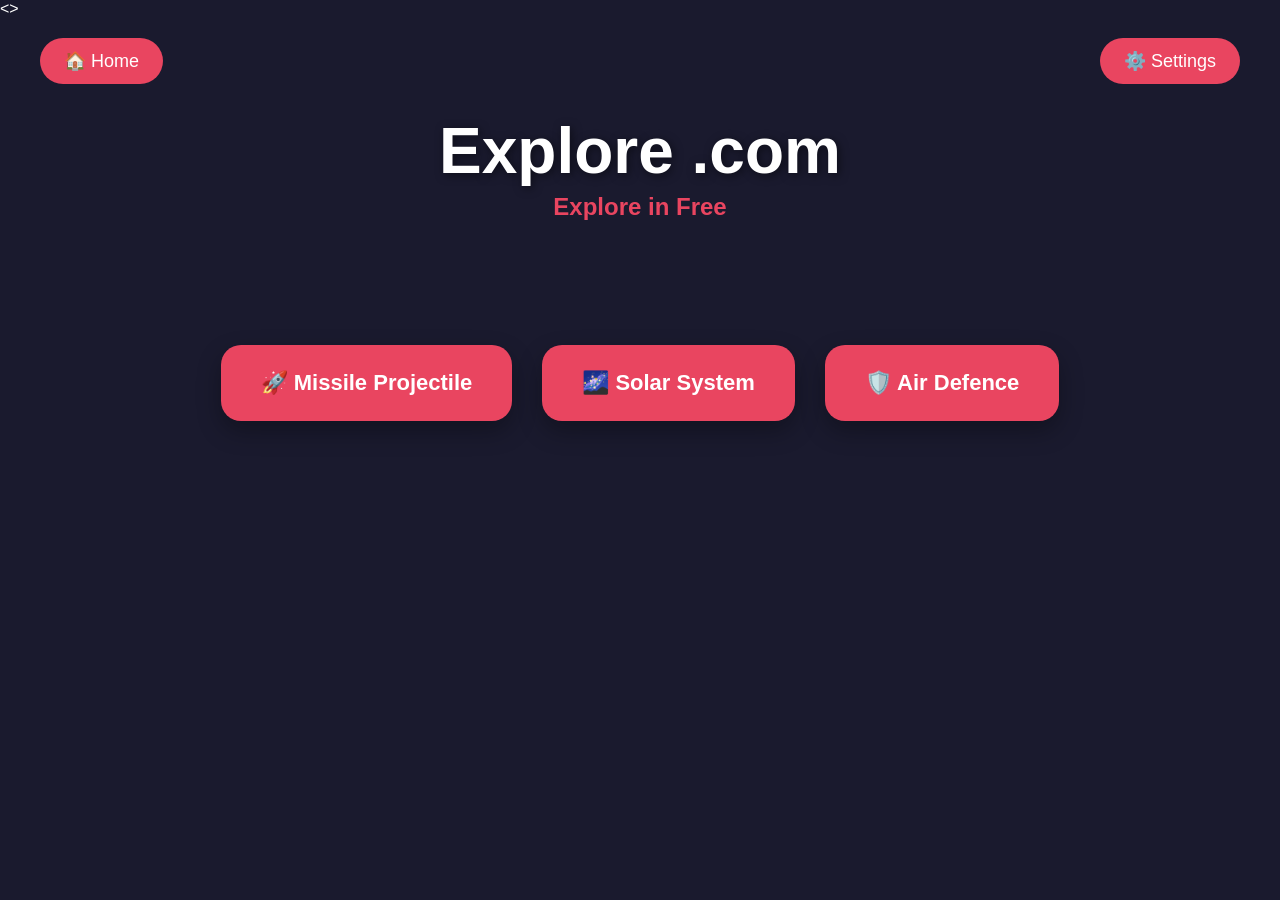
<file: index.html>
<!DOCTYPE html>
<html lang="en">
<<link rel="icon" href="data:image/svg+xml,<svg xmlns='http://www.w3.org/2000/svg' viewBox='0 0 100 100'><text y='.9em' font-size='90'>🚀</text></svg>">>
    <meta charset="UTF-8">
    <meta name="viewport" content="width=device-width, initial-scale=1.0">
    <title>Explore .com</title>
    <link rel="stylesheet" href="style.css">
</head>
<body>
    <header>
        <nav>
            <a href="index.html" class="home-btn">🏠 Home</a>
            <button id="settingsBtn" class="settings-btn">⚙️ Settings</button>
        </nav>
        <div class="branding">
            <h1>Explore .com</h1>
            <p class="tagline">Explore in Free</p>
        </div>
    </header>

    <main>
        <div class="button-container">
            <a href="missile.html" class="sim-btn">🚀 Missile Projectile</a>
            <a href="solar.html" class="sim-btn">🌌 Solar System</a>
            <a href="airdefence.html" class="sim-btn">🛡️ Air Defence</a>
        </div>
    </main>

    <!-- Settings Modal -->
    <div id="settingsModal" class="modal">
        <div class="modal-content">
            <span class="close">&times;</span>
            <h2>Settings</h2>
            <label for="bgColor">Background Color:</label>
            <input type="color" id="bgColor" value="#1a1a2e">
            <br><br>
            <label for="accentColor">Accent Color:</label>
            <input type="color" id="accentColor" value="#e94560">
            <br><br>
            <button id="saveSettings">Save</button>
        </div>
    </div>

    <script src="common.js"></script>
</body>
</html>
</file>
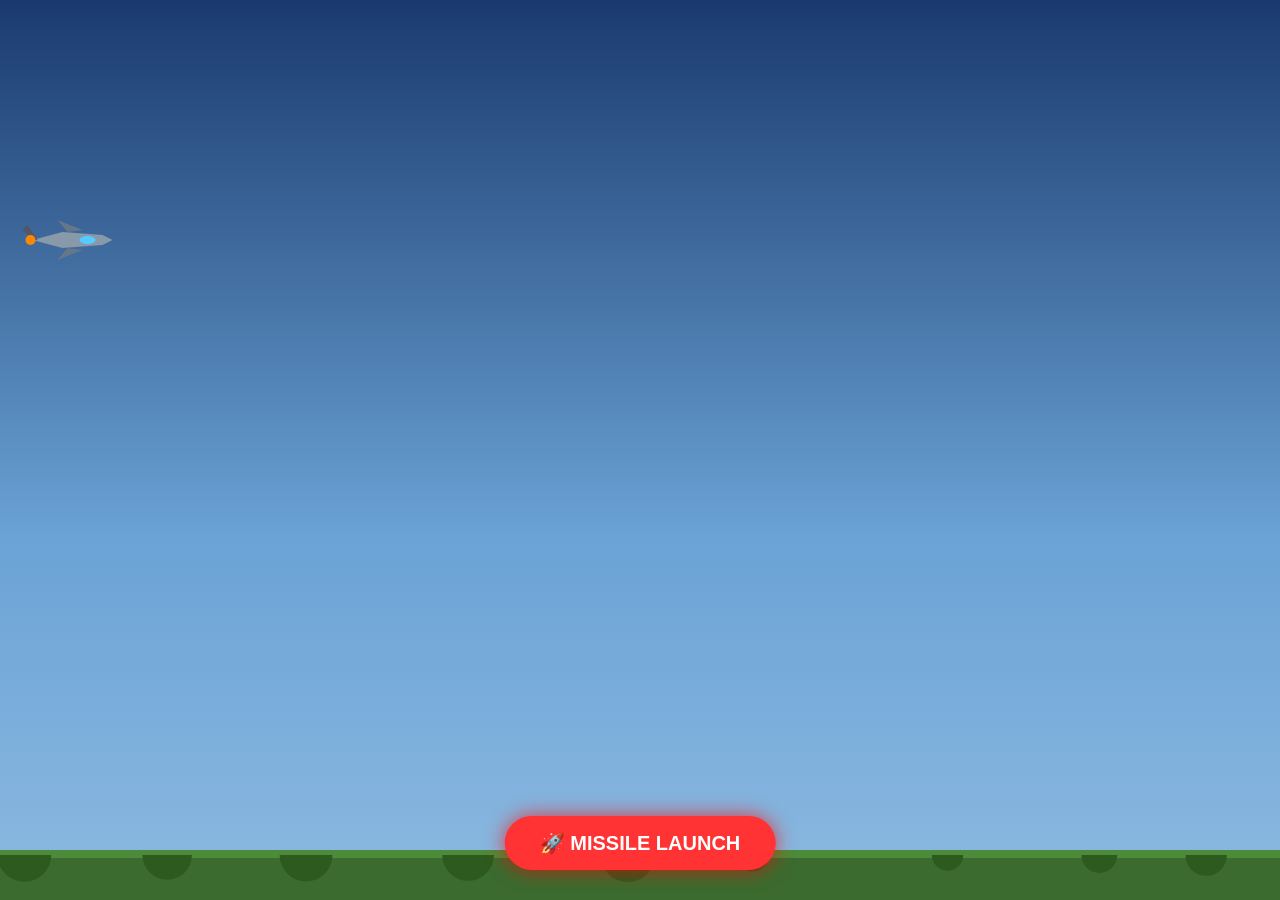
<file: airdefence.html>
<!DOCTYPE html>
<html lang="ur">
<head>
  <meta charset="UTF-8">
  <meta name="viewport" content="width=device-width, initial-scale=1.0">
  <title>F-16 Missile Hit Simulation</title>
  <style>
    body {
      margin: 0;
      overflow: hidden;
      background: #000;
      font-family: 'Segoe UI', sans-serif;
    }
    canvas {
      display: block;
    }
    #btnLaunch {
      position: absolute;
      bottom: 30px;
      left: 50%;
      transform: translateX(-50%);
      padding: 15px 35px;
      background: #ff3333;
      color: white;
      border: none;
      border-radius: 50px;
      font-size: 20px;
      font-weight: bold;
      cursor: pointer;
      box-shadow: 0 0 20px rgba(255,0,0,0.7);
      z-index: 10;
    }
    #btnLaunch:active {
      transform: translateX(-50%) scale(0.95);
    }
  </style>
</head>
<body>
<button id="btnLaunch">🚀 MISSILE LAUNCH</button>
<canvas id="canvas"></canvas>

<script>
  // ==================== F-16 Missile Hit Simulation ====================
  const canvas = document.getElementById('canvas');
  const ctx = canvas.getContext('2d');
  let W, H;

  // Simulation state
  let jet, missile, explosionParticles, wreckageParts, smokeOnGround;
  let gameState = 'flying'; // 'flying', 'missile', 'explosion', 'falling', 'crashed'
  let resetTimer = 0;
  let jetSpeed = 2.5;
  let missileLaunched = false;

  // Button
  const launchBtn = document.getElementById('btnLaunch');
  launchBtn.addEventListener('click', () => {
    if (gameState === 'flying' && !missileLaunched) {
      launchMissile();
    }
  });

  // Resize
  function resize() {
    W = canvas.width = window.innerWidth;
    H = canvas.height = window.innerHeight;
  }
  window.addEventListener('resize', resize);
  resize();

  // Initialize game objects
  function initJet() {
    jet = {
      x: -100,
      y: H * 0.25,
      width: 80,
      height: 30,
      speed: jetSpeed,
      angle: 0,
      alive: true,
    };
  }

  function initMissile() {
    missile = null;
    missileLaunched = false;
  }

  function launchMissile() {
    missile = {
      x: W * 0.8,
      y: H - 60,
      speed: 6,
      homeFactor: 0.05,
      alive: true,
      trail: [],
      trailTimer: 0,
    };
    missileLaunched = true;
    gameState = 'missile';
  }

  // Explosion & wreckage arrays
  function resetExplosion() {
    explosionParticles = [];
    wreckageParts = [];
    smokeOnGround = [];
  }

  // Create explosion particles at (x,y)
  function createExplosion(x, y) {
    const count = 80;
    for (let i = 0; i < count; i++) {
      const angle = Math.random() * Math.PI * 2;
      const speed = 1 + Math.random() * 8;
      explosionParticles.push({
        x, y,
        vx: Math.cos(angle) * speed,
        vy: Math.sin(angle) * speed - 2,
        life: 1.0,
        decay: 0.01 + Math.random() * 0.04,
        size: 2 + Math.random() * 6,
        color: `hsl(${20 + Math.random() * 40}, 100%, ${50 + Math.random() * 50}%)`,
      });
    }
  }

  // Break jet into wreckage
  function breakJet() {
    const cx = jet.x + jet.width / 2;
    const cy = jet.y + jet.height / 2;
    const partCount = 12;
    for (let i = 0; i < partCount; i++) {
      const angle = Math.random() * Math.PI * 2;
      const speed = 2 + Math.random() * 5;
      wreckageParts.push({
        x: cx + (Math.random() - 0.5) * 60,
        y: cy + (Math.random() - 0.5) * 20,
        vx: Math.cos(angle) * speed,
        vy: Math.sin(angle) * speed - 3,
        rotation: Math.random() * 0.3,
        rotSpeed: (Math.random() - 0.5) * 0.2,
        life: 1.0,
        decay: 0.005 + Math.random() * 0.015,
        size: 4 + Math.random() * 10,
        color: '#555',
        shape: Math.floor(Math.random() * 3), // 0: rect, 1: triangle, 2: ellipse
        fire: Math.random() < 0.5,
      });
    }
  }

  // Draw ground
  function drawGround() {
    // Sky gradient
    const grad = ctx.createLinearGradient(0, 0, 0, H);
    grad.addColorStop(0, '#1a3a6e');
    grad.addColorStop(0.6, '#6ba3d6');
    grad.addColorStop(1, '#8cb9e0');
    ctx.fillStyle = grad;
    ctx.fillRect(0, 0, W, H);

    // Ground
    ctx.fillStyle = '#3b6b2f';
    ctx.fillRect(0, H - 50, W, 50);
    ctx.fillStyle = '#4c8b3a';
    ctx.fillRect(0, H - 50, W, 8); // grass top
    // some bushes
    ctx.fillStyle = '#2d5a1e';
    for (let i = 0; i < 10; i++) {
      ctx.beginPath();
      ctx.arc((i * 150 + Math.random() * 100), H - 45, 15 + Math.random() * 15, 0, Math.PI);
      ctx.fill();
    }
  }

  // Draw jet
  function drawJet(x, y, angle = 0) {
    ctx.save();
    ctx.translate(x + jet.width / 2, y + jet.height / 2);
    ctx.rotate(angle);
    // Body
    ctx.fillStyle = '#8899aa';
    ctx.beginPath();
    ctx.moveTo(-40, 0);
    ctx.lineTo(-10, -8);
    ctx.lineTo(30, -5);
    ctx.lineTo(40, 0);
    ctx.lineTo(30, 5);
    ctx.lineTo(-10, 8);
    ctx.closePath();
    ctx.fill();
    // Cockpit
    ctx.fillStyle = '#55ccff';
    ctx.beginPath();
    ctx.ellipse(15, 0, 8, 4, 0, 0, Math.PI * 2);
    ctx.fill();
    // Wings
    ctx.fillStyle = '#667788';
    ctx.beginPath();
    ctx.moveTo(-5, -8);
    ctx.lineTo(-15, -20);
    ctx.lineTo(10, -10);
    ctx.closePath();
    ctx.fill();
    ctx.beginPath();
    ctx.moveTo(-5, 8);
    ctx.lineTo(-15, 20);
    ctx.lineTo(10, 10);
    ctx.closePath();
    ctx.fill();
    // Tail
    ctx.fillStyle = '#555566';
    ctx.beginPath();
    ctx.moveTo(-35, 0);
    ctx.lineTo(-45, -15);
    ctx.lineTo(-50, -10);
    ctx.lineTo(-38, 0);
    ctx.closePath();
    ctx.fill();
    // Engine exhaust
    ctx.fillStyle = '#ff8800';
    ctx.beginPath();
    ctx.arc(-42, 0, 5, 0, Math.PI * 2);
    ctx.fill();
    ctx.restore();
  }

  // Draw missile
  function drawMissile(m) {
    ctx.save();
    ctx.translate(m.x, m.y);
    // angle based on velocity (if moving)
    const angle = m.vx ? Math.atan2(m.vy, m.vx) : 0;
    ctx.rotate(angle);
    // body
    ctx.fillStyle = '#ddd';
    ctx.beginPath();
    ctx.moveTo(15, 0);
    ctx.lineTo(-15, -3);
    ctx.lineTo(-18, 0);
    ctx.lineTo(-15, 3);
    ctx.closePath();
    ctx.fill();
    // fins
    ctx.fillStyle = '#c00';
    ctx.beginPath();
    ctx.moveTo(-8, -3);
    ctx.lineTo(-14, -8);
    ctx.lineTo(-12, -3);
    ctx.closePath();
    ctx.fill();
    ctx.beginPath();
    ctx.moveTo(-8, 3);
    ctx.lineTo(-14, 8);
    ctx.lineTo(-12, 3);
    ctx.closePath();
    ctx.fill();
    // exhaust
    ctx.fillStyle = '#ff6600';
    ctx.beginPath();
    ctx.arc(-18, 0, 2.5, 0, Math.PI * 2);
    ctx.fill();
    ctx.restore();
  }

  // Update loop
  function update() {
    if (gameState === 'flying') {
      // Jet moves right
      jet.x += jet.speed;
      if (jet.x > W + 100) {
        // Reset jet position
        jet.x = -100;
        jet.y = H * 0.25 + Math.random() * H * 0.15;
      }
    } 
    else if (gameState === 'missile') {
      // Jet continues flying
      jet.x += jet.speed;
      if (jet.x > W + 100) {
        jet.x = -100;
        jet.y = H * 0.25 + Math.random() * H * 0.15;
      }
      // Missile tracks jet
      const targetX = jet.x + jet.width / 2;
      const targetY = jet.y + jet.height / 2;
      const dx = targetX - missile.x;
      const dy = targetY - missile.y;
      const dist = Math.sqrt(dx * dx + dy * dy);
      if (dist < 15) {
        // HIT!
        createExplosion(missile.x, missile.y);
        breakJet();
        missile.alive = false;
        jet.alive = false;
        gameState = 'explosion';
        resetTimer = 120; // 2 seconds before reset
      } else {
        // Home in
        const angle = Math.atan2(dy, dx);
        missile.vx = (missile.vx || missile.speed) * 0.98 + Math.cos(angle) * missile.homeFactor * dist;
        missile.vy = (missile.vy || 0) * 0.98 + Math.sin(angle) * missile.homeFactor * dist;
        // Normalize speed
        const sp = Math.sqrt(missile.vx * missile.vx + missile.vy * missile.vy);
        missile.vx = (missile.vx / sp) * missile.speed;
        missile.vy = (missile.vy / sp) * missile.speed;
        missile.x += missile.vx;
        missile.y += missile.vy;
        // trail
        missile.trail.push({ x: missile.x, y: missile.y, life: 1.0 });
        if (missile.trail.length > 40) missile.trail.shift();
      }
    } 
    else if (gameState === 'explosion' || gameState === 'falling') {
      // Explosion particles update
      for (let p of explosionParticles) {
        p.x += p.vx;
        p.y += p.vy;
        p.vy += 0.1; // gravity
        p.life -= p.decay;
      }
      explosionParticles = explosionParticles.filter(p => p.life > 0);
      // Wreckage
      for (let w of wreckageParts) {
        w.x += w.vx;
        w.y += w.vy;
        w.vy += 0.15;
        w.rotation += w.rotSpeed;
        w.life -= w.decay;
      }
      wreckageParts = wreckageParts.filter(w => w.life > 0);
      // Ground smoke if wreckage hits ground
      const groundY = H - 45;
      wreckageParts.forEach(w => {
        if (w.y >= groundY && w.life > 0) {
          w.y = groundY;
          w.vx *= 0.3;
          w.vy = 0;
          smokeOnGround.push({ x: w.x, y: groundY, life: 1.0, size: 5 + Math.random() * 10 });
        }
      });
      // Smoke update
      for (let s of smokeOnGround) {
        s.y -= 0.2;
        s.life -= 0.01;
        s.size += 0.15;
      }
      smokeOnGround = smokeOnGround.filter(s => s.life > 0);
      
      // Reset after some time
      resetTimer--;
      if (resetTimer <= 0) {
        // Reset everything
        initJet();
        initMissile();
        resetExplosion();
        gameState = 'flying';
      }
    }

    // Trail updates
    if (missile && missile.trail) {
      missile.trail.forEach(t => t.life -= 0.02);
      missile.trail = missile.trail.filter(t => t.life > 0);
    }
  }

  // Render
  function draw() {
    ctx.clearRect(0, 0, W, H);
    drawGround();

    // Draw missile trail
    if (missile && missile.alive && missile.trail) {
      for (let i = 0; i < missile.trail.length; i++) {
        const t = missile.trail[i];
        ctx.fillStyle = `rgba(255,100,0,${t.life * 0.7})`;
        ctx.beginPath();
        ctx.arc(t.x, t.y, 2 + t.life * 3, 0, Math.PI * 2);
        ctx.fill();
      }
    }

    // Draw jet if alive
    if (jet.alive) {
      drawJet(jet.x, jet.y, 0);
    }

    // Draw missile if alive
    if (missile && missile.alive) {
      drawMissile(missile);
    }

    // Explosion particles
    for (let p of explosionParticles) {
      ctx.fillStyle = p.color;
      ctx.globalAlpha = p.life;
      ctx.beginPath();
      ctx.arc(p.x, p.y, p.size, 0, Math.PI * 2);
      ctx.fill();
    }
    ctx.globalAlpha = 1;

    // Wreckage
    for (let w of wreckageParts) {
      ctx.save();
      ctx.translate(w.x, w.y);
      ctx.rotate(w.rotation);
      ctx.globalAlpha = w.life;
      if (w.fire) {
        ctx.fillStyle = '#ff4400';
      } else {
        ctx.fillStyle = '#444';
      }
      if (w.shape === 0) {
        ctx.fillRect(-w.size/2, -w.size/3, w.size, w.size*0.6);
      } else if (w.shape === 1) {
        ctx.beginPath();
        ctx.moveTo(0, -w.size/2);
        ctx.lineTo(w.size/2, w.size/2);
        ctx.lineTo(-w.size/2, w.size/2);
        ctx.closePath();
        ctx.fill();
      } else {
        ctx.beginPath();
        ctx.ellipse(0, 0, w.size/2, w.size/3, 0, 0, Math.PI*2);
        ctx.fill();
      }
      ctx.restore();
    }
    ctx.globalAlpha = 1;

    // Smoke on ground
    for (let s of smokeOnGround) {
      ctx.fillStyle = `rgba(80,80,80,${s.life * 0.5})`;
      ctx.beginPath();
      ctx.arc(s.x, s.y, s.size, 0, Math.PI*2);
      ctx.fill();
    }
  }

  // Animation loop
  function animate() {
    update();
    draw();
    requestAnimationFrame(animate);
  }

  // Start
  initJet();
  initMissile();
  resetExplosion();
  gameState = 'flying';
  animate();
</script>
</body>
</html>
</file>
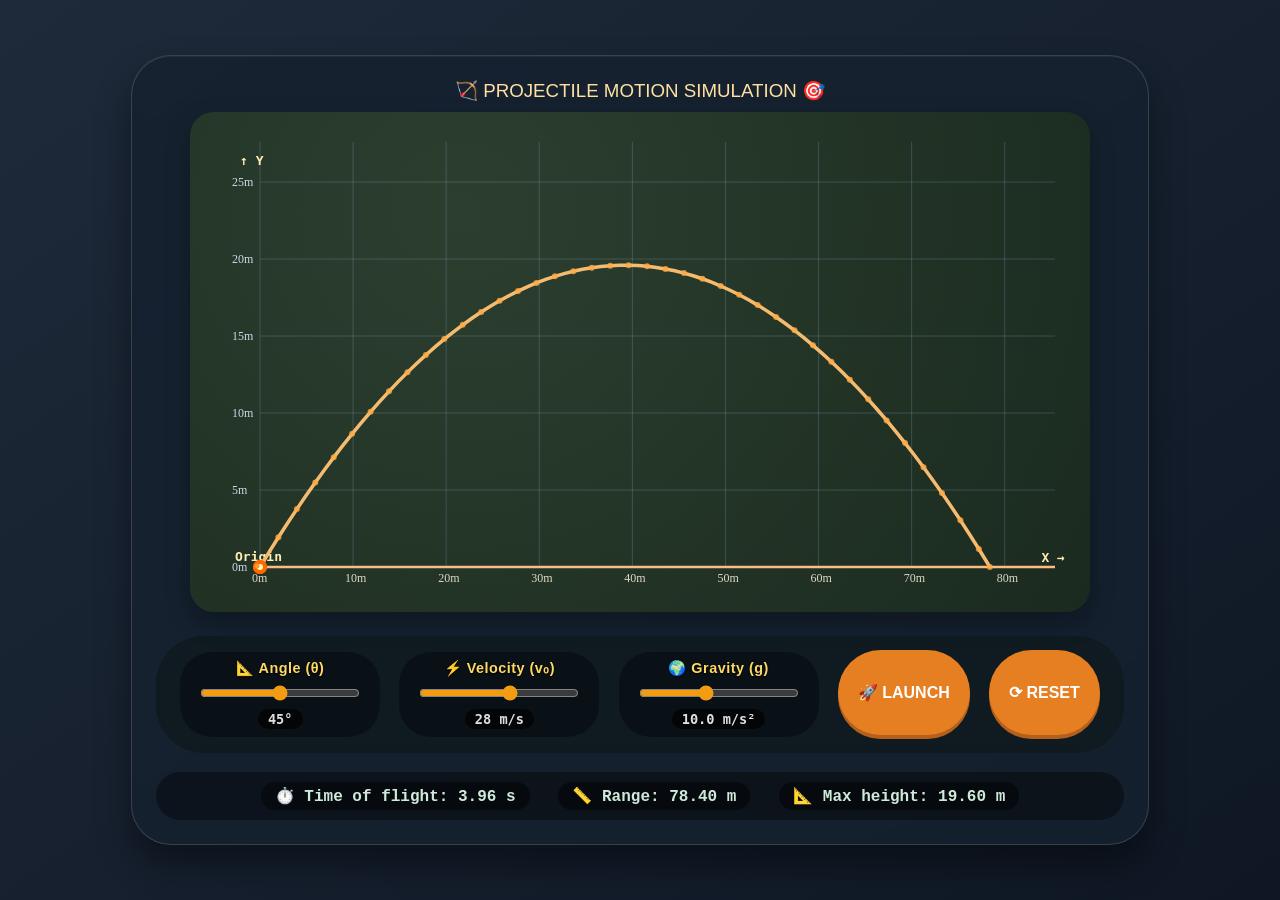
<file: missile.html>
<!DOCTYPE html>
<html lang="en">
<head>
    <meta charset="UTF-8">
    <meta name="viewport" content="width=device-width, initial-scale=1.0, user-scalable=no">
    <title>Projectile Motion Simulation</title>
    <style>
        * {
            box-sizing: border-box;
            user-select: none;
        }
        body {
            background: linear-gradient(145deg, #1e2a3a 0%, #0f1724 100%);
            min-height: 100vh;
            display: flex;
            justify-content: center;
            align-items: center;
            font-family: 'Segoe UI', Roboto, 'Helvetica Neue', sans-serif;
            margin: 0;
            padding: 20px;
        }
        .sim-card {
            background: rgba(22, 34, 48, 0.85);
            backdrop-filter: blur(4px);
            border-radius: 2.5rem;
            padding: 1.5rem;
            box-shadow: 0 20px 35px rgba(0,0,0,0.4), inset 0 1px 0 rgba(255,255,255,0.05);
            border: 1px solid rgba(255,255,255,0.15);
        }
        canvas {
            display: block;
            margin: 0 auto;
            border-radius: 1.5rem;
            background: radial-gradient(circle at 30% 20%, #2c3f2f, #1a2a1f);
            box-shadow: 0 10px 25px rgba(0,0,0,0.3);
            cursor: crosshair;
        }
        .controls {
            margin-top: 1.5rem;
            display: flex;
            flex-wrap: wrap;
            justify-content: center;
            gap: 1.2rem;
            background: #0f1a1fcc;
            padding: 1rem 1.5rem;
            border-radius: 3rem;
            backdrop-filter: blur(8px);
        }
        .slider-group {
            display: flex;
            flex-direction: column;
            align-items: center;
            gap: 6px;
            background: #00000055;
            padding: 8px 18px;
            border-radius: 2rem;
            min-width: 130px;
        }
        .slider-group label {
            font-weight: 600;
            color: #ffd966;
            text-shadow: 0 1px 2px black;
            letter-spacing: 0.5px;
            font-size: 0.9rem;
        }
        input {
            cursor: pointer;
            width: 160px;
            accent-color: #f39c12;
        }
        .value-display {
            background: #000000aa;
            color: #e0e0e0;
            padding: 2px 10px;
            border-radius: 40px;
            font-family: monospace;
            font-size: 0.85rem;
            font-weight: bold;
        }
        button {
            background: #e67e22;
            border: none;
            padding: 8px 20px;
            border-radius: 3rem;
            font-weight: bold;
            font-size: 1rem;
            color: white;
            cursor: pointer;
            transition: 0.2s;
            box-shadow: 0 4px 0 #b45f1b;
            transform: translateY(-2px);
        }
        button:active {
            transform: translateY(2px);
            box-shadow: 0 1px 0 #b45f1b;
        }
        .stats {
            display: flex;
            gap: 1.8rem;
            justify-content: center;
            margin-top: 1.2rem;
            flex-wrap: wrap;
            font-weight: bold;
            background: #00000066;
            padding: 10px 20px;
            border-radius: 40px;
            color: #cfead9;
        }
        .stat-card {
            background: #00000077;
            padding: 4px 14px;
            border-radius: 32px;
            font-family: 'Courier New', monospace;
        }
        h3 {
            margin: 0 0 10px 0;
            text-align: center;
            color: #ffe0a3;
            font-weight: 500;
        }
        @media (max-width: 700px) {
            .controls { gap: 0.8rem; }
            .slider-group { min-width: 100px; }
            input { width: 120px; }
            .stat-card { font-size: 0.8rem; }
        }
    </style>
</head>
<body>
<div>
    <div class="sim-card">
        <h3>🏹 PROJECTILE MOTION SIMULATION 🎯</h3>
        <canvas id="projectileCanvas" width="900" height="500" style="width:100%; height:auto; max-width:900px; aspect-ratio:900/500"></canvas>
        
        <div class="controls">
            <div class="slider-group">
                <label>📐 Angle (θ)</label>
                <input type="range" id="angleSlider" min="0" max="90" step="1" value="45">
                <span id="angleVal" class="value-display">45°</span>
            </div>
            <div class="slider-group">
                <label>⚡ Velocity (v₀)</label>
                <input type="range" id="velSlider" min="5" max="45" step="1" value="28">
                <span id="velVal" class="value-display">28 m/s</span>
            </div>
            <div class="slider-group">
                <label>🌍 Gravity (g)</label>
                <input type="range" id="gravSlider" min="3" max="20" step="0.5" value="9.8">
                <span id="gravVal" class="value-display">9.8 m/s²</span>
            </div>
            <button id="launchBtn">🚀 LAUNCH</button>
            <button id="resetBtn">⟳ RESET</button>
        </div>

        <div class="stats" id="statsPanel">
            <div class="stat-card">⏱️ Time of flight: <span id="tof">0.00</span> s</div>
            <div class="stat-card">📏 Range: <span id="range">0.00</span> m</div>
            <div class="stat-card">📐 Max height: <span id="maxH">0.00</span> m</div>
        </div>
    </div>
</div>

<script>
    (function(){
        const canvas = document.getElementById('projectileCanvas');
        const ctx = canvas.getContext('2d');
        
        // Dimensions
        let width = canvas.clientWidth;
        let height = canvas.clientHeight;
        
        // World coordinates: x from 0 to Xmax (meters), y from 0 to Ymax (meters)
        let xMaxWorld = 120;    // meters (range)
        let yMaxWorld = 40;     // meters (height)
        
        // Offsets for drawing
        let originX, originY;
        let scaleX, scaleY;
        
        // Simulation parameters
        let angleDeg = 45;
        let v0 = 28;      // m/s
        let g = 9.8;      // m/s²
        
        // Trajectory points (array of {x,y} in meters)
        let trajectory = [];
        
        // Animation (launch simulation)
        let animFrame = null;
        let animTime = 0;        // current time in seconds
        let totalTime = 0;
        let isAnimating = false;
        let projectileX = 0, projectileY = 0;
        
        // DOM elements
        const angleSlider = document.getElementById('angleSlider');
        const velSlider = document.getElementById('velSlider');
        const gravSlider = document.getElementById('gravSlider');
        const angleVal = document.getElementById('angleVal');
        const velVal = document.getElementById('velVal');
        const gravVal = document.getElementById('gravVal');
        const launchBtn = document.getElementById('launchBtn');
        const resetBtn = document.getElementById('resetBtn');
        const spanTOF = document.getElementById('tof');
        const spanRange = document.getElementById('range');
        const spanMaxH = document.getElementById('maxH');
        
        function updateSlidersReadout() {
            angleVal.innerText = angleSlider.value + "°";
            velVal.innerText = velSlider.value + " m/s";
            gravVal.innerText = parseFloat(gravSlider.value).toFixed(1) + " m/s²";
        }
        
        function getParamsFromUI() {
            angleDeg = parseFloat(angleSlider.value);
            v0 = parseFloat(velSlider.value);
            g = parseFloat(gravSlider.value);
        }
        
        // Compute trajectory and stats
        function computeTrajectory() {
            const rad = angleDeg * Math.PI / 180;
            const vx = v0 * Math.cos(rad);
            const vy = v0 * Math.sin(rad);
            
            // Time of flight: t = 2*vy / g
            const T = (vy * 2) / g;
            const rangeVal = vx * T;
            const maxHeight = (vy * vy) / (2 * g);
            
            // Update stats panel
            spanTOF.innerText = T.toFixed(2);
            spanRange.innerText = rangeVal.toFixed(2);
            spanMaxH.innerText = maxHeight.toFixed(2);
            
            // Generate trajectory points (step 0.05 sec)
            const points = [];
            const step = 0.05;
            let t = 0;
            while (t <= T + 0.01) {
                const x = vx * t;
                const y = vy * t - 0.5 * g * t * t;
                if (y >= 0) {
                    points.push({ x: x, y: y });
                } else if (points.length > 0 && points[points.length-1].y > 0) {
                    // add ground intersection approx
                    points.push({ x: x, y: 0 });
                }
                t += step;
            }
            // Ensure final point exactly on ground
            if (points.length > 0 && points[points.length-1].y !== 0) {
                points.push({ x: rangeVal, y: 0 });
            }
            
            // Adjust world limits to see full trajectory
            let maxRangeNeeded = Math.max(rangeVal + 2, 50);
            let maxHeightNeeded = Math.max(maxHeight + 3, 20);
            xMaxWorld = Math.min(220, Math.max(60, maxRangeNeeded + 5));
            yMaxWorld = Math.min(80, Math.max(25, maxHeightNeeded + 5));
            
            return { points, totalTime: T, rangeVal, maxHeight };
        }
        
        function updateCanvasLayout() {
            width = canvas.clientWidth;
            height = canvas.clientHeight;
            canvas.width = width;
            canvas.height = height;
            
            // margins
            const marginLeft = 70;
            const marginRight = 35;
            const marginTop = 30;
            const marginBottom = 45;
            
            const drawWidth = width - marginLeft - marginRight;
            const drawHeight = height - marginTop - marginBottom;
            
            scaleX = drawWidth / xMaxWorld;
            scaleY = drawHeight / yMaxWorld;
            
            originX = marginLeft;
            originY = height - marginBottom;
        }
        
        function worldToCanvas(x, y) {
            const cx = originX + x * scaleX;
            const cy = originY - y * scaleY;
            return { x: cx, y: cy };
        }
        
        function drawGridAndAxes() {
            ctx.save();
            ctx.strokeStyle = "#ffffff60";
            ctx.lineWidth = 1;
            ctx.fillStyle = "#eef4ff";
            ctx.font = "12px 'Segoe UI'";
            ctx.shadowBlur = 0;
            
            // Draw ground line
            ctx.beginPath();
            let groundStart = worldToCanvas(0,0);
            let groundEnd = worldToCanvas(xMaxWorld,0);
            ctx.moveTo(groundStart.x, groundStart.y);
            ctx.lineTo(groundEnd.x, groundEnd.y);
            ctx.strokeStyle = "#ffbb77";
            ctx.lineWidth = 2.5;
            ctx.stroke();
            
            // grid vertical (every 10m)
            ctx.lineWidth = 0.8;
            ctx.strokeStyle = "#aaccff40";
            for (let x = 0; x <= xMaxWorld; x += 10) {
                let p1 = worldToCanvas(x, 0);
                let p2 = worldToCanvas(x, yMaxWorld);
                ctx.beginPath();
                ctx.moveTo(p1.x, p1.y);
                ctx.lineTo(p2.x, p2.y);
                ctx.stroke();
                // label
                if (x > 0 || x === 0) {
                    ctx.fillStyle = "#ddd9c4";
                    ctx.fillText(x + "m", p1.x-8, p1.y+15);
                }
            }
            // grid horizontal (every 5m height)
            for (let y = 0; y <= yMaxWorld; y += 5) {
                let p1 = worldToCanvas(0, y);
                let p2 = worldToCanvas(xMaxWorld, y);
                ctx.beginPath();
                ctx.moveTo(p1.x, p1.y);
                ctx.lineTo(p2.x, p2.y);
                ctx.stroke();
                ctx.fillStyle = "#c9d9e8";
                ctx.fillText(y+"m", p1.x-28, p1.y+4);
            }
            
            // axes labels
            ctx.fillStyle = "#ffecb3";
            ctx.font = "bold 13px monospace";
            let originPt = worldToCanvas(0,0);
            ctx.fillText("Origin", originPt.x-25, originPt.y-6);
            let arrowX = worldToCanvas(xMaxWorld-2,0);
            ctx.fillText("X →", arrowX.x+5, arrowX.y-5);
            let arrowY = worldToCanvas(0, yMaxWorld-2);
            ctx.fillText("↑ Y", arrowY.x-20, arrowY.y-8);
        }
        
        function drawTrajectory(points) {
            if (!points || points.length < 2) return;
            ctx.beginPath();
            let first = worldToCanvas(points[0].x, points[0].y);
            ctx.moveTo(first.x, first.y);
            for (let i=1; i<points.length; i++) {
                let pt = worldToCanvas(points[i].x, points[i].y);
                ctx.lineTo(pt.x, pt.y);
            }
            ctx.strokeStyle = "#f5bc70";
            ctx.lineWidth = 3.5;
            ctx.stroke();
            ctx.shadowBlur = 0;
            // draw small circles
            for (let i=0; i<points.length; i+= Math.max(1, Math.floor(points.length/30))) {
                let pt = worldToCanvas(points[i].x, points[i].y);
                ctx.beginPath();
                ctx.arc(pt.x, pt.y, 3, 0, Math.PI*2);
                ctx.fillStyle = "#ffaa44cc";
                ctx.fill();
            }
        }
        
        function drawProjectileAt(x, y) {
            let pos = worldToCanvas(x, y);
            ctx.beginPath();
            ctx.arc(pos.x, pos.y, 7, 0, 2*Math.PI);
            ctx.fillStyle = "#ff6600";
            ctx.shadowBlur = 8;
            ctx.fill();
            ctx.beginPath();
            ctx.arc(pos.x, pos.y, 3, 0, 2*Math.PI);
            ctx.fillStyle = "#ffffaa";
            ctx.fill();
            ctx.shadowBlur = 0;
            // fire trail small effect
            ctx.beginPath();
            ctx.arc(pos.x-3, pos.y-1, 2.5, 0, 2*Math.PI);
            ctx.fillStyle = "#ff9933";
            ctx.fill();
        }
        
        function redrawStatic() {
            updateCanvasLayout();
            ctx.clearRect(0, 0, width, height);
            drawGridAndAxes();
            if (trajectory.length) {
                drawTrajectory(trajectory);
            }
        }
        
        function refreshSimulation(keepAnimation = false) {
            if (!keepAnimation && isAnimating) {
                cancelAnimationFrame(animFrame);
                isAnimating = false;
            }
            getParamsFromUI();
            const { points, totalTime: T, rangeVal, maxHeight } = computeTrajectory();
            trajectory = points;
            totalTime = T;
            
            redrawStatic();
            
            // if not animating, show static projectile at origin or final? show start position
            if (!isAnimating) {
                projectileX = 0;
                projectileY = 0;
                drawProjectileAt(0, 0);
            } else {
                // continue drawing current anim projectile
                drawProjectileAt(projectileX, projectileY);
            }
        }
        
        function startAnimation() {
            if (isAnimating) {
                cancelAnimationFrame(animFrame);
                isAnimating = false;
            }
            // recompute latest data
            getParamsFromUI();
            const { points, totalTime: T, rangeVal, maxHeight } = computeTrajectory();
            trajectory = points;
            totalTime = T;
            
            redrawStatic();
            // animation from 0 to totalTime
            animTime = 0;
            isAnimating = true;
            
            function animateStep() {
                if (!isAnimating) return;
                const step = 0.025;   // seconds per frame ~ 40fps
                if (animTime >= totalTime) {
                    // final position on ground
                    projectileX = parseFloat(spanRange.innerText);
                    projectileY = 0;
                    redrawStatic();
                    drawProjectileAt(projectileX, projectileY);
                    isAnimating = false;
                    return;
                }
                const rad = angleDeg * Math.PI / 180;
                const vx = v0 * Math.cos(rad);
                const vy = v0 * Math.sin(rad);
                const t = animTime;
                let x = vx * t;
                let y = vy * t - 0.5 * g * t * t;
                if (y < 0) y = 0;
                projectileX = x;
                projectileY = y;
                redrawStatic();
                drawProjectileAt(projectileX, projectileY);
                
                animTime += step;
                if (animTime > totalTime) animTime = totalTime;
                animFrame = requestAnimationFrame(animateStep);
            }
            animFrame = requestAnimationFrame(animateStep);
        }
        
        function resetToStatic() {
            if (isAnimating) {
                cancelAnimationFrame(animFrame);
                isAnimating = false;
            }
            getParamsFromUI();
            const { points } = computeTrajectory();
            trajectory = points;
            redrawStatic();
            drawProjectileAt(0, 0);
        }
        
        // Event listeners
        function slidersChange() {
            updateSlidersReadout();
            if (!isAnimating) {
                getParamsFromUI();
                const { points } = computeTrajectory();
                trajectory = points;
                redrawStatic();
                drawProjectileAt(0, 0);
            } else {
                // if animating, stop and refresh
                cancelAnimationFrame(animFrame);
                isAnimating = false;
                getParamsFromUI();
                const { points } = computeTrajectory();
                trajectory = points;
                redrawStatic();
                drawProjectileAt(0, 0);
            }
        }
        
        angleSlider.addEventListener('input', slidersChange);
        velSlider.addEventListener('input', slidersChange);
        gravSlider.addEventListener('input', slidersChange);
        launchBtn.addEventListener('click', startAnimation);
        resetBtn.addEventListener('click', resetToStatic);
        
        window.addEventListener('resize', () => {
            if (!isAnimating) {
                redrawStatic();
                drawProjectileAt(projectileX || 0, projectileY || 0);
            } else {
                redrawStatic();
                drawProjectileAt(projectileX, projectileY);
            }
        });
        
        // initial setup
        updateSlidersReadout();
        getParamsFromUI();
        computeTrajectory();
        refreshSimulation(false);
        drawProjectileAt(0,0);
    })();
</script>
</body>
</html>
</file>
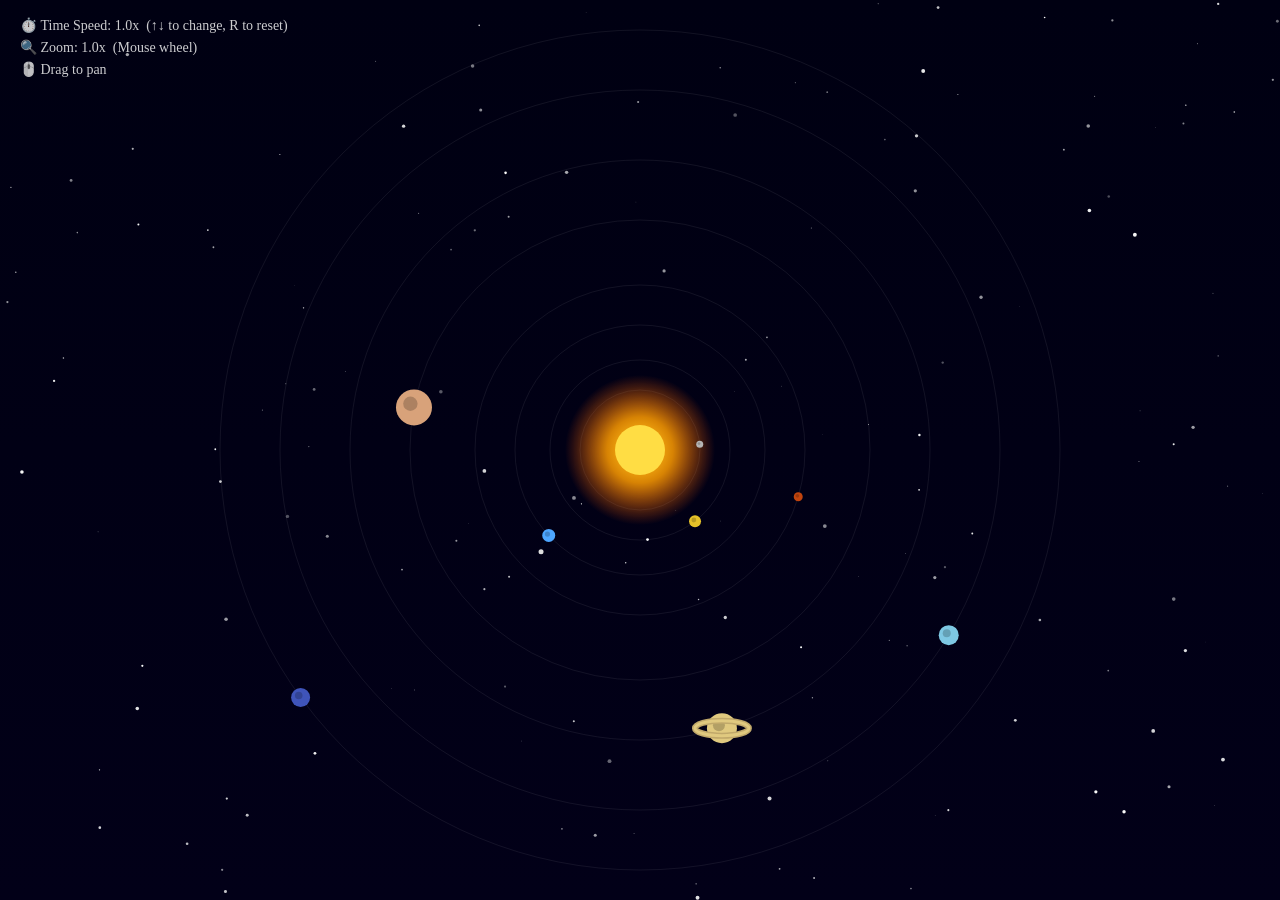
<file: solar.html>
<!DOCTYPE html>
<html lang="ur">
<head>
  <meta charset="UTF-8">
  <meta name="viewport" content="width=device-width, initial-scale=1.0">
  <title>Solar System with Moon - Exact Values</title>
  <style>
    body {
      margin: 0;
      overflow: hidden;
      background: #000010;
      font-family: 'Segoe UI', sans-serif;
    }
    canvas {
      display: block;
    }
  </style>
</head>
<body>
<canvas id="canvas"></canvas>
<script>
  // ==================== Solar System Simulation ====================
  // Real orbital periods (in Earth years) and relative distances/sizes
  // are used, but visual scales adjusted for visibility.

  const canvas = document.getElementById('canvas');
  const ctx = canvas.getContext('2d');

  let width, height;
  let time = 0;           // simulation time (years)
  let speedFactor = 1.0; // time speed multiplier

  // View parameters
  let viewX = 0, viewY = 0;
  let zoom = 1.0;

  // Starfield for background
  const stars = [];
  const STAR_COUNT = 500;

  // Planet definitions
  const planets = [
    { name: 'Mercury', color: '#b5b5b5', radius: 3.5, orbitRadius: 60, period: 0.24, angle: Math.random()*Math.PI*2 },
    { name: 'Venus',   color: '#e6c229', radius: 6.0, orbitRadius: 90, period: 0.62, angle: Math.random()*Math.PI*2 },
    { name: 'Earth',   color: '#4da6ff', radius: 6.5, orbitRadius: 125, period: 1.0, angle: Math.random()*Math.PI*2, moon: true },
    { name: 'Mars',    color: '#c1440e', radius: 4.5, orbitRadius: 165, period: 1.88, angle: Math.random()*Math.PI*2 },
    { name: 'Jupiter', color: '#d8a27a', radius: 18, orbitRadius: 230, period: 11.86, angle: Math.random()*Math.PI*2 },
    { name: 'Saturn',  color: '#e0c97f', radius: 15, orbitRadius: 290, period: 29.46, angle: Math.random()*Math.PI*2, hasRings: true },
    { name: 'Uranus',  color: '#7ec8e3', radius: 10, orbitRadius: 360, period: 84.01, angle: Math.random()*Math.PI*2 },
    { name: 'Neptune', color: '#3f54ba', radius: 9.5, orbitRadius: 420, period: 164.8, angle: Math.random()*Math.PI*2 }
  ];

  // Moon data (relative to Earth)
  const moonOrbitRadius = 18;
  const moonPeriod = 27.3 / 365.25; // in years (27.3 days)
  let moonAngle = Math.random() * Math.PI * 2;

  // Generate stars
  function createStars() {
    stars.length = 0;
    for (let i = 0; i < STAR_COUNT; i++) {
      stars.push({
        x: (Math.random() - 0.5) * 2000,
        y: (Math.random() - 0.5) * 2000,
        radius: Math.random() * 1.8 + 0.2,
        brightness: Math.random() * 0.7 + 0.3
      });
    }
  }
  createStars();

  // Resize handler
  function resize() {
    width = window.innerWidth;
    height = window.innerHeight;
    canvas.width = width;
    canvas.height = height;
    // Center view initially
    viewX = 0;
    viewY = 0;
  }
  window.addEventListener('resize', resize);
  resize();

  // Mouse wheel zoom
  canvas.addEventListener('wheel', (e) => {
    e.preventDefault();
    const zoomAmount = e.deltaY * -0.001;
    zoom *= (1 + zoomAmount);
    zoom = Math.max(0.3, Math.min(5.0, zoom));
  });

  // Drag to pan
  let isDragging = false;
  let dragStartX, dragStartY;
  let viewXStart, viewYStart;

  canvas.addEventListener('mousedown', (e) => {
    isDragging = true;
    dragStartX = e.clientX;
    dragStartY = e.clientY;
    viewXStart = viewX;
    viewYStart = viewY;
  });
  window.addEventListener('mousemove', (e) => {
    if (isDragging) {
      const dx = e.clientX - dragStartX;
      const dy = e.clientY - dragStartY;
      viewX = viewXStart + dx / zoom;
      viewY = viewYStart + dy / zoom;
    }
  });
  window.addEventListener('mouseup', () => { isDragging = false; });

  // Speed control via keys (optional)
  window.addEventListener('keydown', (e) => {
    if (e.key === 'ArrowUp') speedFactor = Math.min(10, speedFactor * 1.2);
    if (e.key === 'ArrowDown') speedFactor = Math.max(0.1, speedFactor / 1.2);
    if (e.key === 'r' || e.key === 'R') {
      speedFactor = 1;
      viewX = 0; viewY = 0; zoom = 1;
    }
  });

  // Draw star background (static, moves with view)
  function drawStars() {
    for (let star of stars) {
      const sx = (star.x + viewX * 0.02) * zoom + width / 2;
      const sy = (star.y + viewY * 0.02) * zoom + height / 2;
      if (sx < -20 || sx > width + 20 || sy < -20 || sy > height + 20) continue;
      ctx.fillStyle = `rgba(255,255,255,${star.brightness})`;
      ctx.beginPath();
      ctx.arc(sx, sy, star.radius * zoom, 0, Math.PI * 2);
      ctx.fill();
    }
  }

  // Transform world coords to screen coords
  function worldToScreen(wx, wy) {
    return {
      x: (wx + viewX) * zoom + width / 2,
      y: (wy + viewY) * zoom + height / 2
    };
  }

  // Draw Sun
  function drawSun() {
    const { x, y } = worldToScreen(0, 0);
    const sunRadius = 25 * zoom;
    // Glow
    const grad = ctx.createRadialGradient(x, y, sunRadius * 0.2, x, y, sunRadius * 3);
    grad.addColorStop(0, 'rgba(255,200,50,1)');
    grad.addColorStop(0.4, 'rgba(255,150,0,0.8)');
    grad.addColorStop(1, 'rgba(255,80,0,0)');
    ctx.fillStyle = grad;
    ctx.beginPath();
    ctx.arc(x, y, sunRadius * 3, 0, Math.PI * 2);
    ctx.fill();

    // Core
    ctx.fillStyle = '#ffdd44';
    ctx.shadowColor = '#ffaa00';
    ctx.shadowBlur = sunRadius * 1.5;
    ctx.beginPath();
    ctx.arc(x, y, sunRadius, 0, Math.PI * 2);
    ctx.fill();
    ctx.shadowBlur = 0;
  }

  // Draw a planet
  function drawPlanet(planet, angle) {
    const cx = planet.orbitRadius * Math.cos(angle);
    const cy = planet.orbitRadius * Math.sin(angle);
    const { x, y } = worldToScreen(cx, cy);

    const size = planet.radius * zoom;
    if (size < 1) return; // too small

    ctx.fillStyle = planet.color;
    ctx.beginPath();
    ctx.arc(x, y, size, 0, Math.PI * 2);
    ctx.fill();

    // Add a tiny shadow/detail
    ctx.fillStyle = 'rgba(0,0,0,0.2)';
    ctx.beginPath();
    ctx.arc(x - size * 0.2, y - size * 0.2, size * 0.4, 0, Math.PI * 2);
    ctx.fill();

    // Saturn's rings
    if (planet.hasRings) {
      ctx.strokeStyle = '#c0a86a';
      ctx.lineWidth = size * 0.4 * zoom;
      ctx.beginPath();
      ctx.ellipse(x, y, size * 1.8, size * 0.5, 0, 0, Math.PI * 2);
      ctx.stroke();
      ctx.strokeStyle = '#e0c97f';
      ctx.lineWidth = size * 0.2 * zoom;
      ctx.stroke();
    }
  }

  // Draw moon around Earth
  function drawMoon(earthAngle) {
    const earthX = planets.find(p => p.name === 'Earth').orbitRadius * Math.cos(earthAngle);
    const earthY = planets.find(p => p.name === 'Earth').orbitRadius * Math.sin(earthAngle);
    const moonX = earthX + moonOrbitRadius * Math.cos(moonAngle);
    const moonY = earthY + moonOrbitRadius * Math.sin(moonAngle);
    const { x, y } = worldToScreen(moonX, moonY);

    const moonSize = 2.5 * zoom;
    if (moonSize < 0.8) return;
    ctx.fillStyle = '#dddddd';
    ctx.beginPath();
    ctx.arc(x, y, moonSize, 0, Math.PI * 2);
    ctx.fill();
  }

  // Draw orbit circles
  function drawOrbits() {
    const { x: sunX, y: sunY } = worldToScreen(0, 0);
    ctx.strokeStyle = 'rgba(255,255,255,0.07)';
    ctx.lineWidth = 1;
    for (let p of planets) {
      const r = p.orbitRadius * zoom;
      if (r < 2) continue;
      ctx.beginPath();
      ctx.arc(sunX, sunY, r, 0, Math.PI * 2);
      ctx.stroke();
    }
  }

  function animate() {
    ctx.clearRect(0, 0, width, height);

    // Deep space gradient
    const grad = ctx.createLinearGradient(0, 0, 0, height);
    grad.addColorStop(0, '#000012');
    grad.addColorStop(1, '#020018');
    ctx.fillStyle = grad;
    ctx.fillRect(0, 0, width, height);

    drawStars();
    drawOrbits();

    // Draw Sun
    drawSun();

    // Update and draw planets
    time += 0.0001 * speedFactor; // slow base speed; one year = 10000 * 0.0001? Let's adjust later
    // One Earth year in simulation time = 1.0 in time variable? We'll set time step such that 1 year passes in reasonable screen time.
    // Using time += 0.0003 * speedFactor gives ~1 year per ~3300 frames (~55 sec at 60fps). Good.
    // Let's use a fixed dt per frame: 0.0005
    const dt = 0.0005 * speedFactor;
    time += dt;

    // For each planet, compute angle = initial + (2*PI / period) * time
    planets.forEach(p => {
      const angularSpeed = (2 * Math.PI) / p.period;
      const angle = (p.angle + angularSpeed * time) % (Math.PI * 2);
      drawPlanet(p, angle);
      // Store current earth angle for moon
      if (p.name === 'Earth') {
        const earthAngle = angle;
        // Update moon angle
        moonAngle = (moonAngle + (2 * Math.PI) / moonPeriod * dt) % (Math.PI * 2);
        drawMoon(earthAngle);
      }
    });

    // Display info
    ctx.fillStyle = 'rgba(255,255,255,0.8)';
    ctx.font = `${Math.max(12, 14/zoom)}px 'Segoe UI'`;
    const infoLines = [
      `⏱️ Time Speed: ${speedFactor.toFixed(1)}x  (↑↓ to change, R to reset)`,
      `🔍 Zoom: ${zoom.toFixed(1)}x  (Mouse wheel)`,
      `🖱️ Drag to pan`
    ];
    infoLines.forEach((line, idx) => {
      ctx.fillText(line, 20, 30 + idx * 22);
    });

    requestAnimationFrame(animate);
  }

  animate();
</script>
</body>
</html>
</file>
<file: style.css>
:root {
    --bg: #1a1a2e;
    --accent: #e94560;
    --text: #ffffff;
}

body {
    margin: 0;
    font-family: 'Segoe UI', sans-serif;
    background: var(--bg);
    color: var(--text);
    min-height: 100vh;
}

header {
    padding: 20px;
    text-align: center;
}

nav {
    display: flex;
    justify-content: space-between;
    padding: 0 20px;
    margin-bottom: 30px;
}

.home-btn, .settings-btn {
    background: var(--accent);
    border: none;
    padding: 12px 24px;
    border-radius: 30px;
    font-size: 18px;
    cursor: pointer;
    color: white;
    text-decoration: none;
    display: inline-block;
}

.home-btn:hover, .settings-btn:hover {
    filter: brightness(1.2);
}

.branding h1 {
    font-size: 4rem;
    font-weight: 900;
    margin: 0;
    text-shadow: 2px 2px 10px rgba(0,0,0,0.5);
}

.tagline {
    font-size: 1.5rem;
    font-weight: bold;
    margin-top: 5px;
    color: var(--accent);
}

.button-container {
    display: flex;
    flex-wrap: wrap;
    justify-content: center;
    gap: 30px;
    margin-top: 80px;
}

.sim-btn {
    background: var(--accent);
    color: white;
    padding: 25px 40px;
    font-size: 22px;
    border-radius: 20px;
    text-decoration: none;
    font-weight: bold;
    transition: transform 0.3s, box-shadow 0.3s;
    box-shadow: 0 10px 25px rgba(0,0,0,0.3);
}

.sim-btn:hover {
    transform: translateY(-5px);
    box-shadow: 0 15px 35px rgba(0,0,0,0.5);
}

/* Modal */
.modal {
    display: none;
    position: fixed;
    z-index: 100;
    left: 0; top: 0;
    width: 100%; height: 100%;
    background-color: rgba(0,0,0,0.7);
    backdrop-filter: blur(5px);
}

.modal-content {
    background: var(--bg);
    margin: 10% auto;
    padding: 30px;
    border: 2px solid var(--accent);
    border-radius: 20px;
    width: 90%;
    max-width: 400px;
    text-align: center;
}

.close {
    color: var(--accent);
    float: right;
    font-size: 35px;
    font-weight: bold;
    cursor: pointer;
}

#saveSettings {
    background: var(--accent);
    border: none;
    padding: 12px 30px;
    border-radius: 20px;
    font-size: 18px;
    color: white;
    cursor: pointer;
    margin-top: 15px;
}
</file>
